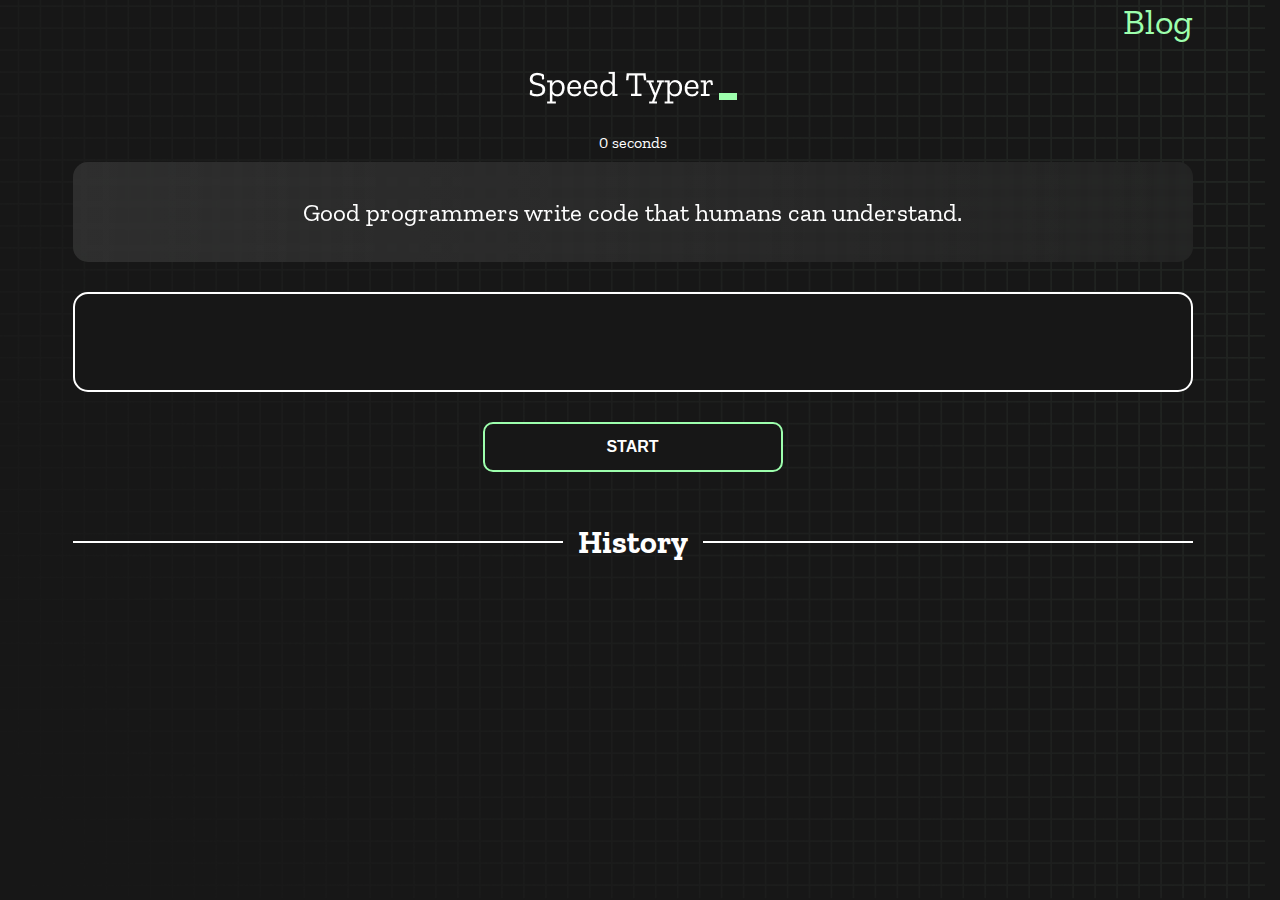
<file: index.html>
<!DOCTYPE html>
<html lang="en">
  <head>
    <meta charset="UTF-8" />
    <meta http-equiv="X-UA-Compatible" content="IE=edge" />
    <meta name="viewport" content="width=device-width, initial-scale=1.0" />
    <title>Speed Monster</title>
    <link rel="stylesheet" href="styles.css" />
    <link rel="preconnect" href="https://fonts.googleapis.com" />
    <link rel="preconnect" href="https://fonts.gstatic.com" crossorigin />
    <link
      href="https://fonts.googleapis.com/css2?family=Zilla+Slab:wght@300;400;500&display=swap"
      rel="stylesheet"
    />
  </head>
  <body>
    <nav class="navbar box-container"><a href="blog.html">Blog</a></nav>
    <h1 class="title">
      <a href="#"><img src="./logo.png" alt="logo" /></a>
    </h1>
    <div id="show-time">0 seconds</div>

    <div class="box-container">
      <div id="question"></div>

      <div id="display" class="inactive"></div>

      <div class="buttons">
        <button id="starts">START</button>
      </div>

      <div class="divider-container">
        <div class="line"></div>
        <h1 class="title2">History</h1>
        <div class="line"></div>
      </div>
      <div id="histories"></div>
    </div>

    <div id="countdown"></div>
    <div id="modal-background" class="hidden"></div>
    <div id="result" class="hidden"></div>

    <script src="./history.js"></script>
    <script src="./script.js"></script>
  </body>
</html>
</file>
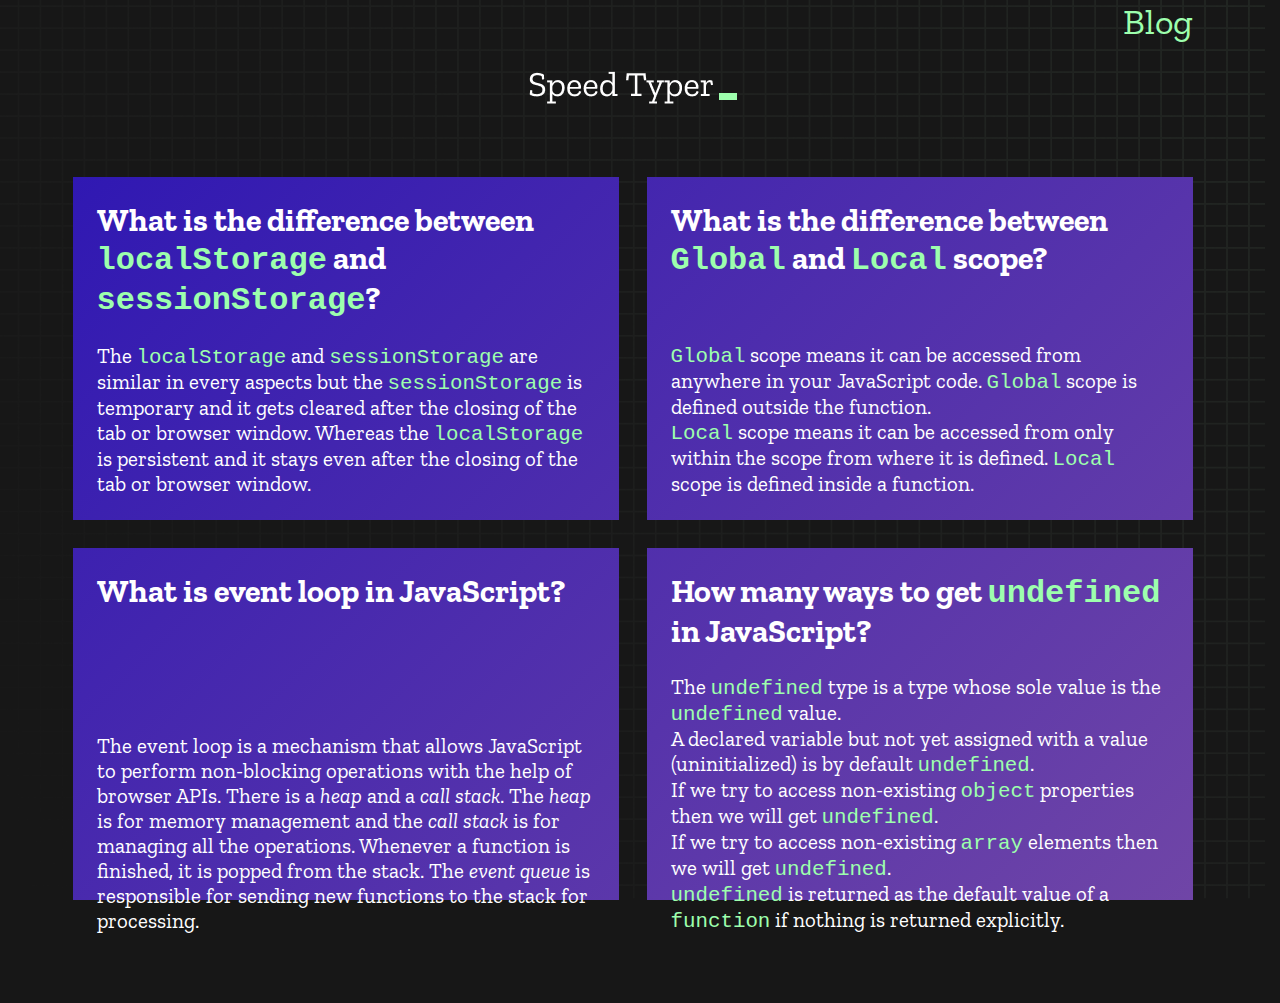
<file: blog.html>
<!DOCTYPE html>
<html lang="en">
  <head>
    <meta charset="UTF-8" />
    <meta http-equiv="X-UA-Compatible" content="IE=edge" />
    <meta name="viewport" content="width=device-width, initial-scale=1.0" />
    <title>Speed Monster</title>
    <link rel="stylesheet" href="styles.css" />
    <link rel="preconnect" href="https://fonts.googleapis.com" />
    <link rel="preconnect" href="https://fonts.gstatic.com" crossorigin />
    <link
      href="https://fonts.googleapis.com/css2?family=Zilla+Slab:wght@300;400;500&display=swap"
      rel="stylesheet"
    />
  </head>
  <body>
    <nav class="navbar box-container"><a href="#">Blog</a></nav>
    <h1 class="title">
      <a href="index.html"><img src="./logo.png" alt="logo" /></a>
    </h1>

    <main>
      <div class="box-container">
        <div class="articles-container">
          <!--#region - start of - single blog article -->
          <article class="single-blog-article">
            <h2 class="article-title">
              What is the difference between <code>localStorage</code> and
              <code>sessionStorage</code>?
            </h2>
            <p class="article-description">
              The <code>localStorage</code> and <code>sessionStorage</code> are
              similar in every aspects but the <code>sessionStorage</code> is
              temporary and it gets cleared after the closing of the tab or
              browser window. Whereas the <code>localStorage</code> is
              persistent and it stays even after the closing of the tab or
              browser window.
            </p>
          </article>
          <!--#endregion - end of - single blog article -->
          <!--#region - start of - single blog article -->
          <article class="single-blog-article">
            <h2 class="article-title">
              What is the difference between <code>Global</code> and
              <code>Local</code> scope?
            </h2>
            <p class="article-description">
              <code>Global</code> scope means it can be accessed from anywhere
              in your JavaScript code. <code>Global</code> scope is defined
              outside the function. <br />
              <code>Local</code> scope means it can be accessed from only within
              the scope from where it is defined. <code>Local</code> scope is
              defined inside a function.
            </p>
          </article>
          <!--#endregion - end of - single blog article -->
          <!--#region - start of - single blog article -->
          <article class="single-blog-article">
            <h2 class="article-title">What is event loop in JavaScript?</h2>
            <p class="article-description">
              The event loop is a mechanism that allows JavaScript to perform
              non-blocking operations with the help of browser APIs. There is a
              <i>heap</i> and a <i>call stack</i>. The <i>heap</i> is for memory
              management and the <i>call stack</i> is for managing all the
              operations. Whenever a function is finished, it is popped from the
              stack. The <i>event queue</i> is responsible for sending new
              functions to the stack for processing.
            </p>
          </article>
          <!--#endregion - end of - single blog article -->
          <!--#region - start of - single blog article -->
          <article class="single-blog-article">
            <h2 class="article-title">
              How many ways to get <code>undefined</code> in JavaScript?
            </h2>
            <p class="article-description">
              The <code>undefined</code> type is a type whose sole value is the
              <code>undefined</code> value.
              <br />
              A declared variable but not yet assigned with a value
              (uninitialized) is by default <code>undefined</code>.
              <br />
              If we try to access non-existing <code>object</code> properties
              then we will get <code>undefined</code>.
              <br />
              If we try to access non-existing <code>array</code> elements then
              we will get <code>undefined</code>.
              <br />
              <code>undefined</code> is returned as the default value of a
              <code>function</code> if nothing is returned explicitly.
            </p>
          </article>
          <!--#endregion - end of - single blog article -->
        </div>
      </div>
    </main>
  </body>
</html>
</file>
<file: styles.css>
* {
  padding: 0;
  margin: 0;
  box-sizing: border-box;
}
html {
  scrollbar-gutter: stable;
  scroll-behavior: smooth;
}
body {
  background-color: #171717;
  background-image: url("./bg.png");
  background-size: cover;
  background-position: left top;
  background-attachment: fixed;
  font-family: "Zilla Slab", serif;
}

.box-container {
  padding: 0 20px;
  width: 100%;
  margin: 0 auto;
}
.navbar {
  text-align: right;
}
.navbar a {
  color: #9dffad;
  text-decoration: none;
  font-size: clamp(1.5rem, 2vw + 1rem, 2.25rem);
  transition-duration: 0.3s;
  transition-timing-function: ease;
  transition-property: color;
}
.navbar a:hover {
  color: #c3ff9d;
}
#question {
  min-height: 100px;
  padding: 0.75rem;
  /* height: 100px; */
  display: flex;
  align-items: center;
  justify-content: center;
  color: white;
  font-size: 25px;
  border-radius: 15px;
  background: rgb(255, 255, 255);
  background: linear-gradient(
    92.49deg,
    rgba(255, 255, 255, 0.1) 0.18%,
    rgba(255, 255, 255, 0.05) 99.85%
  );
  -webkit-backdrop-filter: blur(5px);
  backdrop-filter: blur(5px);
  margin-bottom: 30px;
}

#display {
  height: 100px;
  display: flex;
  flex-wrap: wrap;
  align-items: center;
  padding-left: 5rem;
  color: white;
  font-size: 32px;
  background-color: #171717;
  border: 2px solid #9dffad;
  border-radius: 15px;
  /* for text turncate */
  white-space: nowrap;
  overflow: hidden;
  text-overflow: ellipsis;
}

#countdown {
  position: fixed;
  height: 100vh;
  width: 100vw;
  background-color: rgba(0, 0, 0, 0.8);
  top: 0;
  left: 0;
  display: flex;
  align-items: center;
  justify-content: center;
  font-size: 3rem;
  color: white;
  display: none;
}
#result {
  position: fixed;
  top: 50%;
  left: 50%;
  transform: translate(-50%, -50%);
  min-height: 250px;
  width: 100%;
  background-color: #171717;
  border-radius: 15px;
  border: 2px solid #9dffad;
  color: white;
  text-align: center;
  padding: 2rem;
  max-width: 500px;
}
#result:not(.hidden) {
  display: flex;
  flex-flow: column wrap;
  align-items: center;
  justify-content: space-between;
}
#show-time {
  text-align: center;
  color: white;
  margin: 10px 0;
}
/* beautify numeric characters */
#show-time,
span.bold,
#countdown h1 {
  font-variant-numeric: lining-nums;
}
.green {
  color: #9dffad;
}
.red {
  color: #eb6565;
}
.bold {
  font-weight: 700;
}
.inactive {
  border: 2px solid white !important;
}
.hidden {
  display: none;
}
.title {
  text-align: center;
  color: white;
  margin: 20px 0;
}

.divider-container {
  height: 80px;
  display: flex;
  justify-content: center;
  align-items: center;
  gap: 15px;
  margin: 0 auto;
}

.line {
  height: 2px;
  background: white;
  width: 100%;
}

.title2 {
  color: white;
  display: block;
}

.buttons {
  display: flex;
  justify-content: center;
  margin: 30px 0;
}
button {
  padding: 10px 20px;
  border: none;
  font-size: 16px;
  font-weight: bold;
  width: 300px;
  height: 50px;
  color: white;
  background-color: #171717;
  border-radius: 10px;
  border: 2px solid #9dffad;
  cursor: pointer;
}

#histories {
  display: flex;
  flex-wrap: wrap;
  gap: 2rem;
  padding-bottom: 2rem;
}

.card {
  width: 100%;
  height: 100%;
  padding: 50px;
  display: flex;
  flex-direction: column;
  justify-content: space-between;
  align-items: center;
  gap: 1rem;
  padding: 20px 30px;
  color: white;
  border-radius: 15px;
  background: rgb(255, 255, 255);
  background: linear-gradient(
    92.49deg,
    rgba(255, 255, 255, 0.1) 0.18%,
    rgba(255, 255, 255, 0.05) 99.85%
  );
  -webkit-backdrop-filter: blur(5px);
  backdrop-filter: blur(5px);
  text-align: center;
}

#modal-background {
  background: rgb(255, 255, 255);
  background: linear-gradient(
    92.49deg,
    rgba(255, 255, 255, 0.1) 0.18%,
    rgba(255, 255, 255, 0.05) 99.85%
  );
  -webkit-backdrop-filter: blur(5px);
  backdrop-filter: blur(5px);
  height: 100vh;
  width: 100%;
  position: fixed;
  top: 0;
}

/*#region - start of - blog */
.articles-container {
  color: #fff;
  display: grid;
  gap: 1.75rem;
  padding-block: 2rem;
  margin-block: 2rem;
}

.single-blog-article {
  display: flex;
  flex-direction: column;
  justify-content: space-between;
  gap: 1.5rem;
  background-image: linear-gradient(135deg, #2712b4 0%, #7247a6 100%);
  background-attachment: fixed;
  padding: 1.5rem;
}
.single-blog-article code {
  color: #9dffad;
}
.article-title {
  font-size: clamp(1.25rem, 2vw + 1rem, 2rem);
}
.article-description {
  font-size: clamp(1rem, 1vw + 0.5rem, 1.5rem);
}
/*#endregion - end of - blog */

/*#region - start of - extra large (1200px) devices */
@media screen and (min-width: 1200px) {
  .box-container {
    max-width: 1160px;
  }
  #histories .card {
    width: calc((100% / 3) - (2rem / 1.5));
    flex-direction: column;
    height: inherit;
  }
  /*#region - start of - blog */
  .articles-container {
    grid-template-columns: repeat(auto-fit, minmax(min(25rem, 100%), 1fr));
  }
  /*#endregion - end of - blog */
}
/*#endregion - end of - extra large (1200px) devices */
</file>
